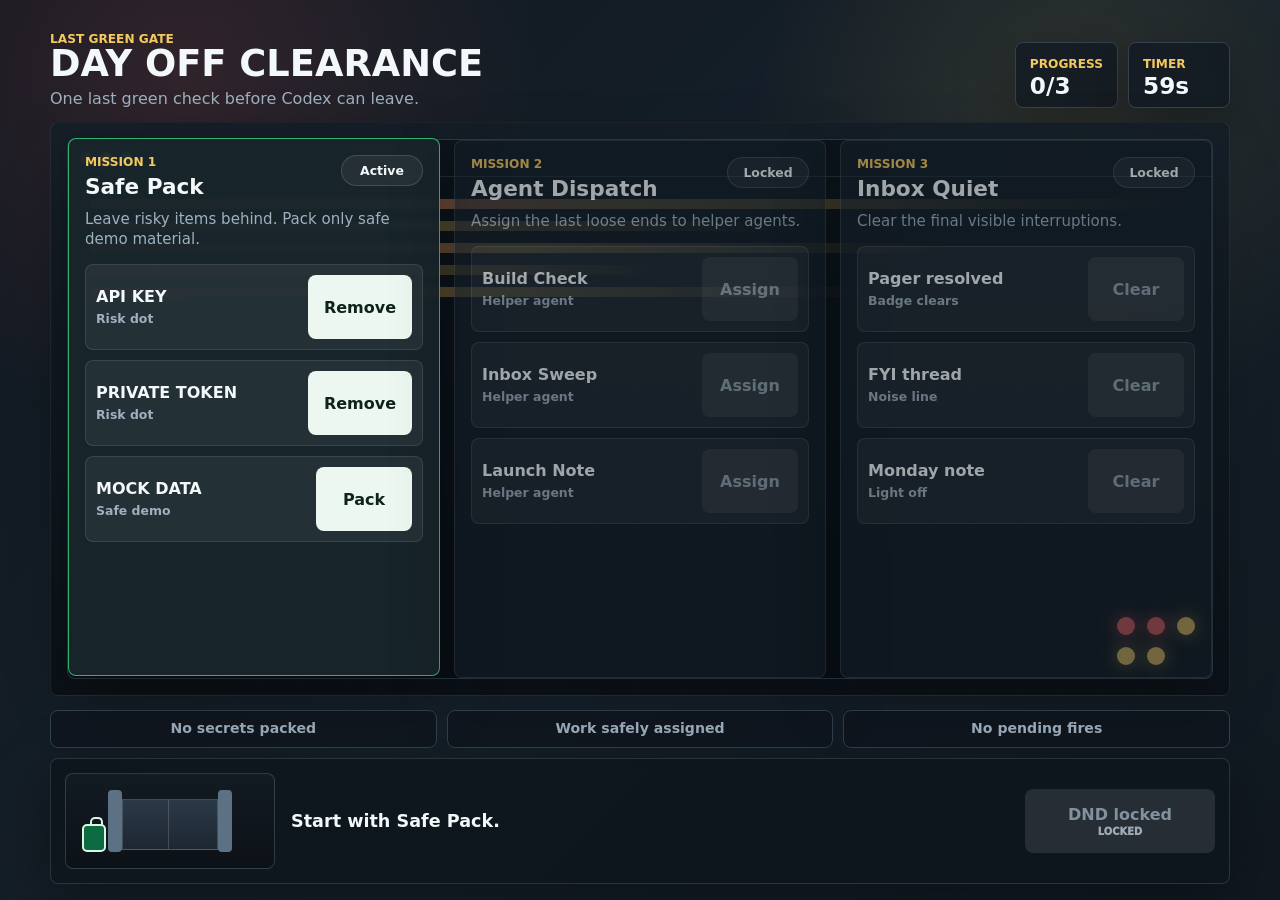
<file: index.html>
<!doctype html>
<html lang="en">
  <head>
    <meta charset="utf-8">
    <meta name="viewport" content="width=device-width, initial-scale=1">
    <title>Last Green Gate</title>
    <link rel="stylesheet" href="assets/styles.css">
  </head>
  <body>
    <main class="game-shell" aria-labelledby="game-title">
      <section class="topbar" aria-label="Clearance status">
        <div>
          <p class="kicker">Last Green Gate</p>
          <h1 id="game-title">DAY OFF CLEARANCE</h1>
          <p class="opening-line">One last green check before Codex can leave.</p>
        </div>
        <div class="meters" aria-live="polite">
          <div class="meter">
            <span class="meter-label">Progress</span>
            <strong id="progressText">0/3</strong>
          </div>
          <div class="meter">
            <span class="meter-label">Timer</span>
            <strong id="timerText">60s</strong>
          </div>
        </div>
      </section>

      <section class="console-stage" aria-label="Work console">
        <div class="ambient-panel" aria-hidden="true">
          <div class="console-window">
            <div class="console-bar">
              <span class="dot risk-dot"></span>
              <span class="dot warning-dot"></span>
              <span class="dot ok-dot"></span>
            </div>
            <div class="noise-lines">
              <span></span>
              <span></span>
              <span></span>
              <span></span>
              <span></span>
            </div>
          </div>
          <div class="signal-cluster">
            <span class="signal risk"></span>
            <span class="signal risk"></span>
            <span class="signal warning"></span>
            <span class="signal warning"></span>
            <span class="signal warning"></span>
          </div>
        </div>

        <div class="mission-grid" id="missionGrid">
          <article class="mission-card active" data-mission="safePack" aria-labelledby="safePackTitle">
            <div class="mission-header">
              <p class="mission-step">Mission 1</p>
              <h2 id="safePackTitle">Safe Pack</h2>
              <span class="mission-state" id="safePackState">Active</span>
            </div>
            <p class="mission-copy">Leave risky items behind. Pack only safe demo material.</p>
            <div class="items" id="safePackItems"></div>
          </article>

          <article class="mission-card locked" data-mission="agentDispatch" aria-labelledby="agentDispatchTitle">
            <div class="mission-header">
              <p class="mission-step">Mission 2</p>
              <h2 id="agentDispatchTitle">Agent Dispatch</h2>
              <span class="mission-state" id="agentDispatchState">Locked</span>
            </div>
            <p class="mission-copy">Assign the last loose ends to helper agents.</p>
            <div class="items" id="agentDispatchItems"></div>
          </article>

          <article class="mission-card locked" data-mission="inboxQuiet" aria-labelledby="inboxQuietTitle">
            <div class="mission-header">
              <p class="mission-step">Mission 3</p>
              <h2 id="inboxQuietTitle">Inbox Quiet</h2>
              <span class="mission-state" id="inboxQuietState">Locked</span>
            </div>
            <p class="mission-copy">Clear the final visible interruptions.</p>
            <div class="items" id="inboxQuietItems"></div>
          </article>
        </div>
      </section>

      <section class="gate-row" aria-label="Day Off gate">
        <div class="token-strip" id="tokenStrip" aria-label="Completion tokens">
          <span class="token">No secrets packed</span>
          <span class="token">Work safely assigned</span>
          <span class="token">No pending fires</span>
        </div>

        <div class="gate-panel" id="gatePanel">
          <div class="gate-visual" aria-hidden="true">
            <div class="gate-post left"></div>
            <div class="gate-door left"></div>
            <div class="gate-door right"></div>
            <div class="gate-post right"></div>
            <div class="cursor-suitcase"></div>
            <div class="green-check">CHECK</div>
          </div>
          <div class="gate-copy">
            <p id="statusMessage" aria-live="polite">Start with Safe Pack.</p>
            <p class="ending-copy" id="endingCopy" hidden>
              No pending fires. No secrets packed. Last green check complete.
              <span>Codex is off duty.</span>
            </p>
          </div>
          <button class="dnd-button" id="dndButton" type="button" data-locked="true">
            DND locked
          </button>
        </div>
      </section>
    </main>

    <script src="assets/app.js"></script>
  </body>
</html>
</file>
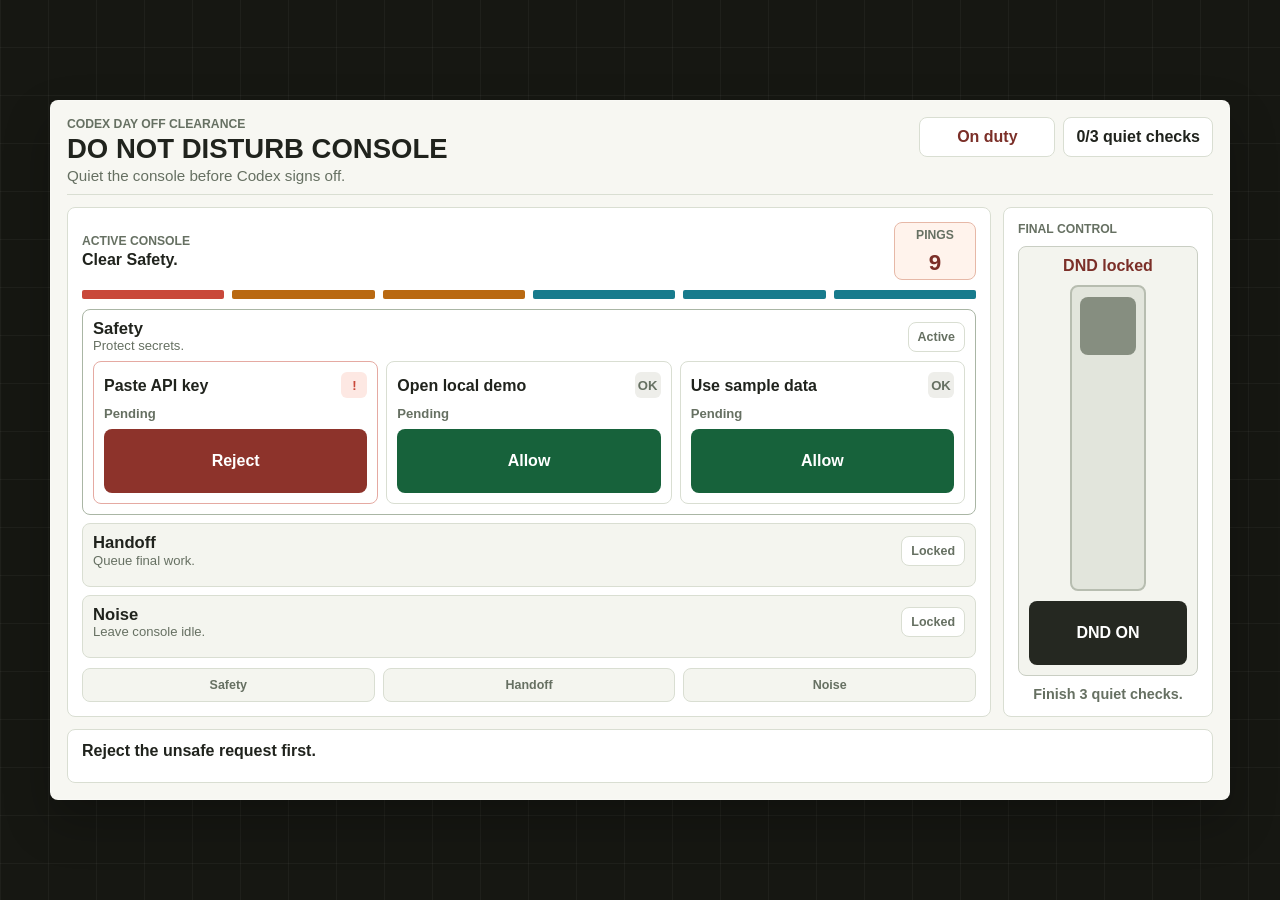
<file: do-not-disturb-console.html>
<!doctype html>
<html lang="en">
  <head>
    <meta charset="utf-8">
    <meta name="viewport" content="width=device-width, initial-scale=1">
    <title>Do Not Disturb Console</title>
    <link rel="stylesheet" href="assets/dnd-console.css">
    <script src="assets/dnd-console.js" defer></script>
  </head>
  <body>
    <main class="app-shell" aria-labelledby="game-title">
      <header class="top-strip">
        <div>
          <p class="kicker">Codex day off clearance</p>
          <h1 id="game-title">DO NOT DISTURB CONSOLE</h1>
          <p class="opening-line">Quiet the console before Codex signs off.</p>
        </div>
        <div class="status-cluster" aria-live="polite">
          <div class="status-pill" id="duty-status">On duty</div>
          <div class="progress-readout" id="progress-readout">0/3 quiet checks</div>
        </div>
      </header>

      <section class="workbench" aria-label="Do Not Disturb clearance">
        <section class="console-panel" aria-label="Quiet checks">
          <div class="console-head">
            <div>
              <p class="section-label">Active console</p>
              <p class="console-prompt" id="console-prompt">Start with Safety.</p>
            </div>
            <div class="ping-meter" aria-label="Current ping count">
              <span>Pings</span>
              <strong id="ping-count">9</strong>
            </div>
          </div>

          <div class="signal-board" id="signal-board" aria-hidden="true">
            <span class="signal signal-hot"></span>
            <span class="signal signal-warm"></span>
            <span class="signal signal-warm"></span>
            <span class="signal signal-cool"></span>
            <span class="signal signal-cool"></span>
            <span class="signal signal-cool"></span>
          </div>

          <div class="rows" id="rows"></div>

          <ol class="timeline" id="timeline" aria-label="Quiet check timeline"></ol>
        </section>

        <aside class="dnd-panel" aria-label="Do Not Disturb switch">
          <p class="section-label">Final control</p>
          <button class="dnd-switch is-locked" id="dnd-switch" type="button" aria-label="DND locked. Finish quiet checks." aria-pressed="false">
            <span class="lock-label" id="dnd-lock-label">DND locked</span>
            <span class="switch-track" aria-hidden="true">
              <span class="switch-thumb"></span>
            </span>
            <span class="switch-action" id="dnd-action-label">DND ON</span>
          </button>
          <p class="dnd-hint" id="dnd-hint">Finish 3 quiet checks.</p>
        </aside>
      </section>

      <footer class="message-bar" aria-live="polite">
        <p id="status-message">Reject the unsafe request first.</p>
      </footer>

      <section class="day-off-card" id="day-off-card" aria-live="polite" hidden>
        <p class="section-label">Day off cleared</p>
        <h2>Console quiet.</h2>
        <p>No secrets shared. DND is on. Codex is off duty.</p>
        <p class="final-proof">No pending fires. No secrets packed. Last green check complete.</p>
      </section>
    </main>
  </body>
</html>
</file>
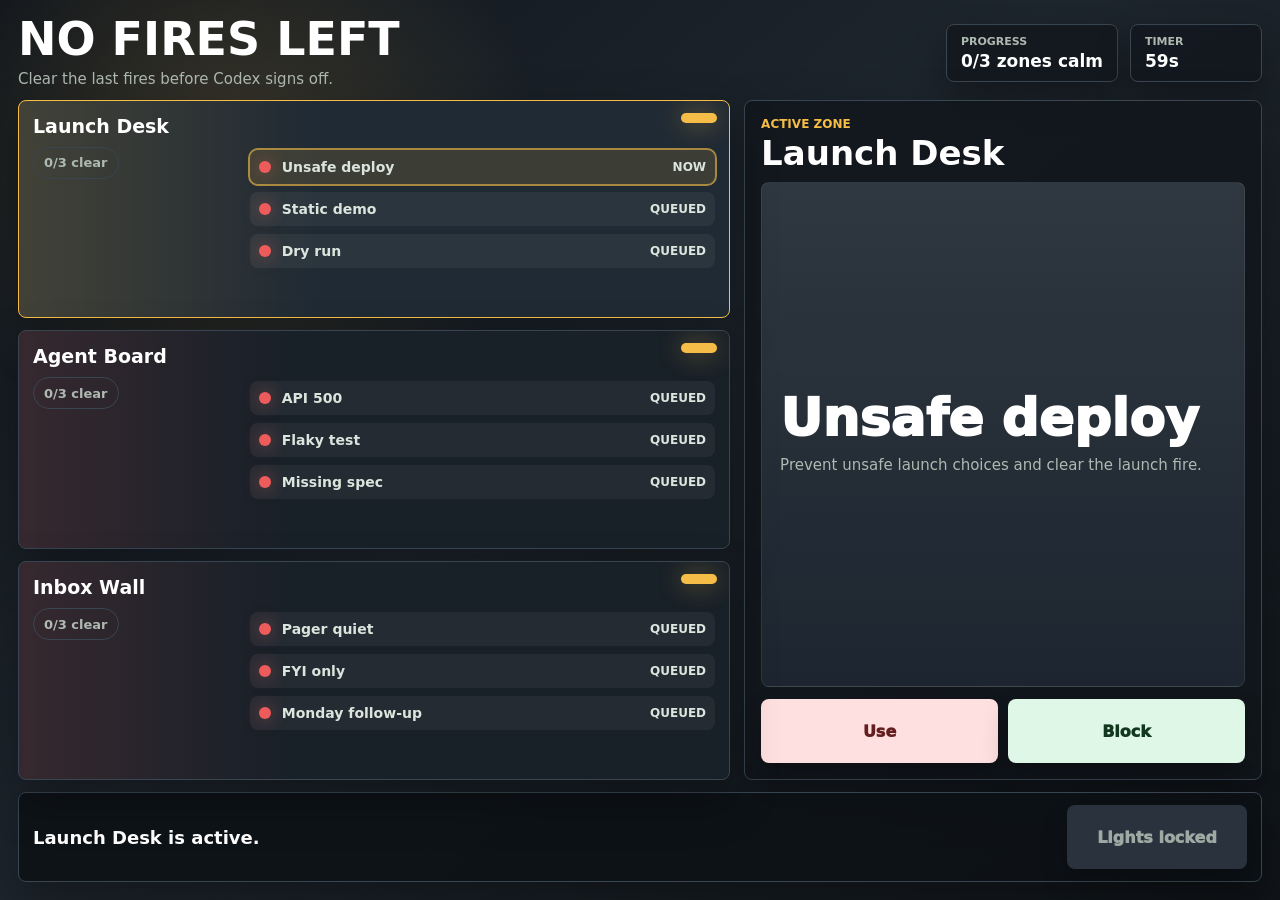
<file: no-fires-left.html>
<!doctype html>
<html lang="en">
  <head>
    <meta charset="utf-8">
    <meta name="viewport" content="width=device-width, initial-scale=1">
    <title>No Fires Left</title>
    <style>
      :root {
        color-scheme: dark;
        --bg: #101418;
        --panel: #182028;
        --panel-2: #202a34;
        --ink: #f3f7f2;
        --muted: #aeb9b1;
        --line: #394550;
        --red: #ee5b5b;
        --amber: #f5bd48;
        --green: #69d188;
        --shadow: rgba(0, 0, 0, 0.32);
      }

      * {
        box-sizing: border-box;
      }

      html,
      body {
        height: 100%;
        margin: 0;
      }

      body {
        min-width: 320px;
        overflow: hidden;
        background:
          radial-gradient(circle at 18% 18%, rgba(245, 189, 72, 0.16), transparent 24%),
          linear-gradient(140deg, #11161c 0%, #1d252d 45%, var(--bg) 100%);
        color: var(--ink);
        font-family:
          Inter, ui-sans-serif, system-ui, -apple-system, BlinkMacSystemFont,
          "Segoe UI", sans-serif;
      }

      body.lights-out {
        background:
          radial-gradient(circle at 50% 86%, rgba(105, 209, 136, 0.18), transparent 26%),
          linear-gradient(145deg, #090c0f 0%, #111820 52%, #07090b 100%);
      }

      button {
        border: 0;
        font: inherit;
      }

      .app {
        display: grid;
        grid-template-rows: auto minmax(0, 1fr) auto;
        gap: 12px;
        height: 100dvh;
        padding: 18px;
      }

      .topbar {
        display: grid;
        grid-template-columns: minmax(0, 1fr) auto auto;
        align-items: center;
        gap: 12px;
      }

      h1,
      h2,
      p {
        margin: 0;
      }

      h1 {
        color: #fff;
        font-size: clamp(24px, 4.2vw, 46px);
        font-weight: 900;
        letter-spacing: 0;
        line-height: 0.95;
      }

      .subtitle {
        margin-top: 8px;
        color: var(--muted);
        font-size: 15px;
      }

      .status-chip,
      .timer-chip {
        display: grid;
        min-width: 132px;
        min-height: 58px;
        align-content: center;
        border: 1px solid var(--line);
        border-radius: 8px;
        background: rgba(17, 22, 28, 0.72);
        box-shadow: 0 16px 34px var(--shadow);
        padding: 10px 14px;
      }

      .chip-label {
        color: var(--muted);
        font-size: 11px;
        font-weight: 800;
        letter-spacing: 0;
        text-transform: uppercase;
      }

      .chip-value {
        margin-top: 3px;
        color: #fff;
        font-size: 17px;
        font-weight: 900;
      }

      .office {
        display: grid;
        grid-template-columns: minmax(0, 1.1fr) minmax(330px, 0.8fr);
        gap: 14px;
        min-height: 0;
      }

      .zones {
        display: grid;
        grid-template-rows: repeat(3, minmax(0, 1fr));
        gap: 12px;
        min-height: 0;
      }

      .zone {
        position: relative;
        display: grid;
        grid-template-columns: minmax(150px, 0.44fr) minmax(0, 1fr);
        gap: 12px;
        min-height: 0;
        overflow: hidden;
        border: 1px solid var(--line);
        border-radius: 8px;
        background:
          linear-gradient(90deg, rgba(238, 91, 91, 0.14), transparent 38%),
          var(--panel);
        box-shadow: 0 20px 48px var(--shadow);
        padding: 14px;
        transition: border-color 180ms ease, background 180ms ease, opacity 180ms ease;
      }

      .zone.is-active {
        border-color: var(--amber);
        background:
          linear-gradient(90deg, rgba(245, 189, 72, 0.16), transparent 42%),
          var(--panel-2);
      }

      .zone.is-calm {
        border-color: rgba(105, 209, 136, 0.7);
        background:
          linear-gradient(90deg, rgba(105, 209, 136, 0.16), transparent 42%),
          #151c22;
      }

      .lights-out .zone {
        opacity: 0.72;
        background:
          linear-gradient(90deg, rgba(105, 209, 136, 0.1), transparent 42%),
          #0d1216;
      }

      .zone-heading {
        display: grid;
        align-content: start;
        gap: 10px;
        min-width: 0;
      }

      .zone-label {
        color: #fff;
        font-size: 19px;
        font-weight: 900;
        letter-spacing: 0;
      }

      .zone-token {
        display: inline-flex;
        width: fit-content;
        max-width: 100%;
        min-height: 32px;
        align-items: center;
        border: 1px solid var(--line);
        border-radius: 999px;
        color: var(--muted);
        padding: 5px 10px;
        font-size: 13px;
        font-weight: 800;
        white-space: nowrap;
      }

      .zone.is-calm .zone-token {
        border-color: rgba(105, 209, 136, 0.7);
        color: var(--green);
      }

      .office-light {
        position: absolute;
        right: 12px;
        top: 12px;
        width: 36px;
        height: 10px;
        border-radius: 999px;
        background: var(--amber);
        box-shadow: 0 0 26px rgba(245, 189, 72, 0.48);
      }

      .zone.is-calm .office-light,
      .lights-out .office-light {
        background: var(--green);
        box-shadow: 0 0 22px rgba(105, 209, 136, 0.32);
      }

      .queue {
        display: grid;
        align-content: center;
        gap: 8px;
        min-width: 0;
      }

      .queue-row {
        display: grid;
        grid-template-columns: 14px minmax(0, 1fr) auto;
        align-items: center;
        gap: 9px;
        min-height: 34px;
        border-radius: 8px;
        background: rgba(255, 255, 255, 0.05);
        padding: 7px 9px;
        color: #dce5dd;
        font-size: 14px;
        font-weight: 800;
      }

      .queue-row.is-current {
        outline: 2px solid rgba(245, 189, 72, 0.64);
        background: rgba(245, 189, 72, 0.13);
      }

      .queue-row.is-done {
        color: var(--green);
        background: rgba(105, 209, 136, 0.09);
      }

      .dot {
        width: 12px;
        height: 12px;
        border-radius: 50%;
        background: var(--red);
        box-shadow: 0 0 16px rgba(238, 91, 91, 0.5);
      }

      .queue-row.is-done .dot,
      .zone.is-calm .dot {
        background: var(--green);
        box-shadow: 0 0 14px rgba(105, 209, 136, 0.44);
      }

      .row-state {
        color: inherit;
        font-size: 12px;
        font-weight: 900;
        text-transform: uppercase;
      }

      .focus-panel {
        display: grid;
        grid-template-rows: auto minmax(0, 1fr) auto;
        gap: 12px;
        min-height: 0;
        border: 1px solid var(--line);
        border-radius: 8px;
        background: rgba(17, 22, 28, 0.84);
        box-shadow: 0 20px 48px var(--shadow);
        padding: 16px;
      }

      .focus-kicker {
        color: var(--amber);
        font-size: 12px;
        font-weight: 900;
        letter-spacing: 0;
        text-transform: uppercase;
      }

      .focus-title {
        margin-top: 5px;
        color: #fff;
        font-size: clamp(22px, 3vw, 34px);
        font-weight: 900;
        line-height: 1;
      }

      .work-card {
        display: grid;
        align-content: center;
        gap: 12px;
        min-height: 0;
        border: 1px solid rgba(255, 255, 255, 0.08);
        border-radius: 8px;
        background:
          linear-gradient(180deg, rgba(255, 255, 255, 0.08), transparent),
          #1d2630;
        padding: 18px;
      }

      .work-card.final {
        border-color: rgba(105, 209, 136, 0.72);
        background:
          radial-gradient(circle at 50% 25%, rgba(105, 209, 136, 0.2), transparent 32%),
          #121a20;
      }

      .card-label {
        color: #fff;
        font-size: clamp(28px, 4.5vw, 52px);
        font-weight: 950;
        line-height: 0.95;
        overflow-wrap: anywhere;
      }

      .card-detail {
        max-width: 46ch;
        color: var(--muted);
        font-size: 15px;
        line-height: 1.35;
      }

      .action-grid {
        display: grid;
        grid-template-columns: repeat(3, minmax(0, 1fr));
        gap: 10px;
      }

      .action-grid.two {
        grid-template-columns: repeat(2, minmax(0, 1fr));
      }

      .action-btn,
      .lights-btn {
        min-height: 64px;
        cursor: pointer;
        border-radius: 8px;
        background: #eef4ee;
        color: #111820;
        padding: 12px 14px;
        font-size: 16px;
        font-weight: 950;
        letter-spacing: 0;
        box-shadow: 0 14px 26px rgba(0, 0, 0, 0.24);
        transition: transform 120ms ease, background 120ms ease, color 120ms ease;
      }

      .action-btn:hover,
      .lights-btn:hover {
        transform: translateY(-1px);
      }

      .action-btn:active,
      .lights-btn:active {
        transform: translateY(1px);
      }

      .action-btn[data-tone="risk"] {
        background: #ffe0e0;
        color: #631f1f;
      }

      .action-btn[data-tone="safe"] {
        background: #dff7e6;
        color: #12381f;
      }

      .lights-btn {
        min-width: 180px;
        background: #2a333d;
        color: #9fa9a4;
      }

      .lights-btn.is-ready {
        background: var(--green);
        color: #08140c;
      }

      .lights-btn:disabled {
        cursor: not-allowed;
        transform: none;
        opacity: 0.78;
      }

      .gate {
        display: grid;
        grid-template-columns: minmax(0, 1fr) auto;
        align-items: center;
        gap: 14px;
        border: 1px solid var(--line);
        border-radius: 8px;
        background: rgba(12, 17, 21, 0.86);
        box-shadow: 0 20px 48px var(--shadow);
        padding: 12px 14px;
      }

      .status-line {
        color: #fff;
        font-size: 18px;
        font-weight: 900;
      }

      .ending-line {
        display: none;
        margin-top: 6px;
        color: var(--green);
        font-size: 15px;
        font-weight: 850;
      }

      .lights-out .ending-line {
        display: block;
      }

      .quiet-note {
        display: none;
        margin-top: 8px;
        width: fit-content;
        border: 1px solid rgba(105, 209, 136, 0.52);
        border-radius: 8px;
        background: rgba(105, 209, 136, 0.08);
        color: #dbffe4;
        padding: 8px 10px;
        font-size: 13px;
        font-weight: 850;
      }

      .lights-out .quiet-note {
        display: inline-block;
      }

      @media (max-width: 860px) {
        .app {
          gap: 9px;
          padding: 10px;
        }

        .topbar {
          grid-template-columns: 1fr 1fr;
        }

        .title-block {
          grid-column: 1 / -1;
        }

        h1 {
          font-size: 31px;
        }

        .subtitle {
          margin-top: 4px;
          font-size: 13px;
        }

        .status-chip,
        .timer-chip {
          min-width: 0;
          min-height: 50px;
          padding: 8px 10px;
        }

        .office {
          grid-template-columns: 1fr;
          grid-template-rows: minmax(0, 0.86fr) minmax(250px, 1fr);
          gap: 9px;
        }

        .zones {
          gap: 8px;
        }

        .zone {
          grid-template-columns: minmax(112px, 0.38fr) minmax(0, 1fr);
          gap: 8px;
          padding: 10px;
        }

        .zone-label {
          font-size: 16px;
        }

        .zone-token {
          min-height: 26px;
          padding: 4px 8px;
          font-size: 11px;
        }

        .office-light {
          right: 10px;
          top: 10px;
          width: 28px;
        }

        .queue {
          gap: 5px;
        }

        .queue-row {
          min-height: 27px;
          gap: 7px;
          padding: 5px 7px;
          font-size: 12px;
        }

        .row-state {
          font-size: 10px;
        }

        .focus-panel {
          gap: 9px;
          padding: 10px;
        }

        .focus-title {
          font-size: 24px;
        }

        .work-card {
          gap: 8px;
          padding: 13px;
        }

        .card-label {
          font-size: 31px;
        }

        .card-detail {
          font-size: 13px;
        }

        .action-grid,
        .action-grid.two {
          grid-template-columns: repeat(3, minmax(0, 1fr));
          gap: 7px;
        }

        .action-grid.two {
          grid-template-columns: repeat(2, minmax(0, 1fr));
        }

        .action-btn,
        .lights-btn {
          min-height: 64px;
          padding: 9px 7px;
          font-size: 13px;
        }

        .gate {
          grid-template-columns: 1fr;
          gap: 8px;
          padding: 10px;
        }

        .status-line {
          font-size: 15px;
        }

        .ending-line,
        .quiet-note {
          font-size: 12px;
        }

        .lights-btn {
          width: 100%;
        }
      }

      @media (max-width: 420px) {
        .zone {
          grid-template-columns: 1fr;
        }

        .zone-heading {
          grid-template-columns: minmax(0, 1fr) auto;
          align-items: center;
        }

        .zone-token {
          justify-self: start;
        }

        .queue-row {
          grid-template-columns: 12px minmax(0, 1fr) auto;
        }
      }
    </style>
  </head>
  <body>
    <main class="app" aria-label="No Fires Left game">
      <header class="topbar">
        <div class="title-block">
          <h1>NO FIRES LEFT</h1>
          <p class="subtitle">Clear the last fires before Codex signs off.</p>
        </div>
        <div class="status-chip" aria-label="Progress">
          <span class="chip-label">Progress</span>
          <span class="chip-value" id="progressText">0/3 zones calm</span>
        </div>
        <div class="timer-chip" aria-label="Timer">
          <span class="chip-label">Timer</span>
          <span class="chip-value" id="timerText">60s</span>
        </div>
      </header>

      <section class="office" aria-label="Office console">
        <div class="zones" id="zones"></div>

        <section class="focus-panel" aria-label="Current work">
          <div>
            <div class="focus-kicker" id="focusKicker">Active zone</div>
            <h2 class="focus-title" id="focusTitle">Launch Desk</h2>
          </div>
          <article class="work-card" id="workCard">
            <div class="card-label" id="cardLabel">Unsafe deploy</div>
            <p class="card-detail" id="cardDetail">
              Block unsafe launch choices. Use only static demo material.
            </p>
          </article>
          <div class="action-grid" id="actionGrid"></div>
        </section>
      </section>

      <footer class="gate" aria-label="Lights out control">
        <div class="gate-copy">
          <p class="status-line" id="statusLine" aria-live="polite">
            Launch Desk is active.
          </p>
          <p class="ending-line" id="endingLine">
            No pending fires. No secrets packed. Last green check complete.
          </p>
          <p class="quiet-note" id="quietNote">No fires left. Office lights out. Codex can rest.</p>
        </div>
        <button class="lights-btn" id="lightsButton" type="button">
          Lights locked
        </button>
      </footer>
    </main>

    <script>
      const zones = [
        {
          id: "launch",
          label: "Launch Desk",
          token: "Launch safe",
          detail: "Prevent unsafe launch choices and clear the launch fire.",
          tasks: [
            {
              label: "Unsafe deploy",
              correct: "block",
              actions: [
                { id: "use", label: "Use", tone: "risk" },
                { id: "block", label: "Block", tone: "safe" }
              ],
              feedback: "Unsafe deploy blocked."
            },
            {
              label: "Static demo",
              correct: "use",
              actions: [
                { id: "use", label: "Use", tone: "safe" },
                { id: "block", label: "Block", tone: "risk" }
              ],
              feedback: "Static demo is safe."
            },
            {
              label: "Dry run",
              correct: "use",
              actions: [
                { id: "use", label: "Use", tone: "safe" },
                { id: "skip", label: "Skip", tone: "risk" }
              ],
              feedback: "Dry run complete."
            }
          ]
        },
        {
          id: "agents",
          label: "Agent Board",
          token: "Fires assigned",
          detail: "Assign each remaining fire to the right helper agent.",
          tasks: [
            {
              label: "API 500",
              correct: "backend",
              actions: [
                { id: "backend", label: "Assign Backend", tone: "safe" },
                { id: "qa", label: "Assign QA", tone: "risk" },
                { id: "docs", label: "Assign Docs", tone: "risk" }
              ],
              feedback: "API 500 assigned."
            },
            {
              label: "Flaky test",
              correct: "qa",
              actions: [
                { id: "backend", label: "Assign Backend", tone: "risk" },
                { id: "qa", label: "Assign QA", tone: "safe" },
                { id: "docs", label: "Assign Docs", tone: "risk" }
              ],
              feedback: "Flaky test assigned."
            },
            {
              label: "Missing spec",
              correct: "docs",
              actions: [
                { id: "backend", label: "Assign Backend", tone: "risk" },
                { id: "qa", label: "Assign QA", tone: "risk" },
                { id: "docs", label: "Assign Docs", tone: "safe" }
              ],
              feedback: "Missing spec assigned."
            }
          ]
        },
        {
          id: "inbox",
          label: "Inbox Wall",
          token: "No pending fires",
          detail: "Quiet the last pings without pretending work vanished.",
          tasks: [
            {
              label: "Pager quiet",
              correct: "clear",
              actions: [
                { id: "clear", label: "Clear", tone: "safe" },
                { id: "archive", label: "Archive", tone: "risk" },
                { id: "schedule", label: "Schedule", tone: "risk" }
              ],
              feedback: "Pager badge cleared."
            },
            {
              label: "FYI only",
              correct: "archive",
              actions: [
                { id: "clear", label: "Clear", tone: "risk" },
                { id: "archive", label: "Archive", tone: "safe" },
                { id: "schedule", label: "Schedule", tone: "risk" }
              ],
              feedback: "FYI thread archived."
            },
            {
              label: "Monday follow-up",
              correct: "schedule",
              actions: [
                { id: "clear", label: "Clear", tone: "risk" },
                { id: "archive", label: "Archive", tone: "risk" },
                { id: "schedule", label: "Schedule", tone: "safe" }
              ],
              feedback: "Monday follow-up scheduled."
            }
          ]
        }
      ];

      const state = {
        activeZone: 0,
        startedAt: Date.now(),
        final: false,
        launchDeskCalm: false,
        agentBoardCalm: false,
        inboxWallCalm: false,
        lightsOutUnlocked: false,
        lightsOutEnabled: false,
        progress: 0,
        statusMessage: "Launch Desk is active."
      };

      const refs = {
        zones: document.getElementById("zones"),
        progressText: document.getElementById("progressText"),
        timerText: document.getElementById("timerText"),
        focusKicker: document.getElementById("focusKicker"),
        focusTitle: document.getElementById("focusTitle"),
        workCard: document.getElementById("workCard"),
        cardLabel: document.getElementById("cardLabel"),
        cardDetail: document.getElementById("cardDetail"),
        actionGrid: document.getElementById("actionGrid"),
        statusLine: document.getElementById("statusLine"),
        lightsButton: document.getElementById("lightsButton")
      };

      window.noFiresState = state;

      function completedCount(zone) {
        return zone.tasks.filter((task) => task.done).length;
      }

      function isCalm(zone) {
        return completedCount(zone) === zone.tasks.length;
      }

      function progress() {
        return zones.filter(isCalm).length;
      }

      function currentTask(zone) {
        return zone.tasks.find((task) => !task.done);
      }

      function lightsOutUnlocked() {
        return progress() === zones.length;
      }

      function remainingZones() {
        return zones.length - progress();
      }

      function visibleTaskState(zone, task, current) {
        if (!task.done) {
          return current ? "Now" : "Queued";
        }

        if (zone.id === "agents") {
          return "Assigned";
        }

        if (zone.id === "inbox") {
          if (task.correct === "archive") {
            return "Archived";
          }
          if (task.correct === "schedule") {
            return "Scheduled";
          }
          return "Cleared";
        }

        return task.correct === "block" ? "Blocked" : "Safe";
      }

      function syncStateModel() {
        state.launchDeskCalm = isCalm(zones[0]);
        state.agentBoardCalm = isCalm(zones[1]);
        state.inboxWallCalm = isCalm(zones[2]);
        state.progress = progress();
        state.lightsOutUnlocked = state.progress === zones.length;
        state.lightsOutEnabled = state.final;
      }

      function renderZones() {
        refs.zones.innerHTML = zones
          .map((zone, zoneIndex) => {
            const calm = isCalm(zone);
            const active = zoneIndex === state.activeZone && !state.final && !calm;
            const rows = zone.tasks
              .map((task) => {
                const current = !task.done && currentTask(zone) === task && active;
                const stateText = visibleTaskState(zone, task, current);
                return `
                  <div class="queue-row ${task.done ? "is-done" : ""} ${current ? "is-current" : ""}">
                    <span class="dot" aria-hidden="true"></span>
                    <span>${task.label}</span>
                    <span class="row-state">${stateText}</span>
                  </div>
                `;
              })
              .join("");

            return `
              <section class="zone ${active ? "is-active" : ""} ${calm ? "is-calm" : ""}">
                <span class="office-light" aria-hidden="true"></span>
                <div class="zone-heading">
                  <div class="zone-label">${zone.label}</div>
                  <div class="zone-token">${calm ? zone.token : `${completedCount(zone)}/3 clear`}</div>
                </div>
                <div class="queue">${rows}</div>
              </section>
            `;
          })
          .join("");
      }

      function renderFocus() {
        const zone = zones[state.activeZone];
        const task = zone && currentTask(zone);

        refs.workCard.classList.toggle("final", state.final);

        if (state.final) {
          refs.focusKicker.textContent = "Office quiet";
          refs.focusTitle.textContent = "No Fires Left";
          refs.cardLabel.textContent = "Lights out";
          refs.cardDetail.textContent =
            "No pending fires. No secrets packed. Last green check complete.";
          refs.actionGrid.innerHTML = "";
          return;
        }

        if (!task) {
          const unlocked = lightsOutUnlocked();
          refs.focusKicker.textContent = unlocked ? "Final switch" : "Zone calm";
          refs.focusTitle.textContent = unlocked ? "Lights Out" : zone.label;
          refs.cardLabel.textContent = unlocked ? "All zones calm" : zone.token;
          refs.cardDetail.textContent = unlocked
            ? "The office is quiet. Turn off the final light."
            : "This zone is calm. The next zone is opening.";
          refs.actionGrid.className = "action-grid";
          refs.actionGrid.innerHTML = "";
          return;
        }

        refs.focusKicker.textContent = "Active zone";
        refs.focusTitle.textContent = zone.label;
        refs.cardLabel.textContent = task.label;
        refs.cardDetail.textContent = zone.detail;
        refs.actionGrid.className = `action-grid ${task.actions.length === 2 ? "two" : ""}`;
        refs.actionGrid.innerHTML = task.actions
          .map(
            (action) => `
              <button
                class="action-btn"
                type="button"
                data-action="${action.id}"
                data-tone="${action.tone}"
              >
                ${action.label}
              </button>
            `
          )
          .join("");
      }

      function renderGate() {
        const done = progress();
        refs.progressText.textContent = `${done}/3 zones calm`;
        refs.statusLine.textContent = state.statusMessage;

        const unlocked = lightsOutUnlocked() && !state.final;
        refs.lightsButton.disabled = false;
        refs.lightsButton.classList.toggle("is-ready", unlocked || state.final);
        refs.lightsButton.textContent = state.final
          ? "Lights Out"
          : unlocked
            ? "Lights Out"
            : "Lights locked";
      }

      function render() {
        syncStateModel();
        document.body.classList.toggle("lights-out", state.final);
        renderZones();
        renderFocus();
        renderGate();
      }

      function advanceZone() {
        const nextIndex = zones.findIndex((zone) => !isCalm(zone));
        if (nextIndex >= 0) {
          state.activeZone = nextIndex;
          state.statusMessage = `${zones[nextIndex].label} is active.`;
          return;
        }

        state.statusMessage = "All zones calm. Lights Out is ready.";
      }

      function handleAction(actionId) {
        if (state.final) {
          return;
        }

        const zone = zones[state.activeZone];
        const task = currentTask(zone);

        if (!task) {
          advanceZone();
          render();
          return;
        }

        if (actionId !== task.correct) {
          if (zone.id === "launch" && task.label === "Unsafe deploy" && actionId === "use") {
            state.statusMessage = "Blocked: not for day off";
          } else if (zone.id === "agents") {
            state.statusMessage = "Wrong desk";
          } else if (zone.id === "inbox") {
            state.statusMessage = "Use the quiet path";
          } else {
            state.statusMessage = "Choose the safe action";
          }
          render();
          return;
        }

        task.done = true;
        state.statusMessage = task.feedback;

        if (isCalm(zone)) {
          state.statusMessage = zone.token;
          window.setTimeout(() => {
            if (!state.final) {
              advanceZone();
              render();
            }
          }, 420);
        }

        render();
      }

      function handleLights() {
        if (state.final) {
          return;
        }

        if (!lightsOutUnlocked()) {
          const remaining = remainingZones();
          state.statusMessage = remaining === 1 ? "One fire remains" : `${remaining} fires remain`;
          render();
          return;
        }

        state.final = true;
        state.statusMessage = "No fires left. Office lights out.";
        render();
      }

      refs.actionGrid.addEventListener("click", (event) => {
        const button = event.target.closest("button[data-action]");
        if (!button) {
          return;
        }
        handleAction(button.dataset.action);
      });

      refs.lightsButton.addEventListener("click", handleLights);

      window.setInterval(() => {
        if (state.final) {
          return;
        }
        const elapsed = Math.floor((Date.now() - state.startedAt) / 1000);
        refs.timerText.textContent = `${Math.max(0, 60 - elapsed)}s`;
      }, 250);

      render();
    </script>
  </body>
</html>
</file>
<file: assets/styles.css>
:root {
  color-scheme: dark;
  --bg: #10151b;
  --panel: #17212b;
  --line: #334150;
  --text: #f3f8fa;
  --muted: #9fb0bf;
  --quiet-text: #14251f;
  --green: #36d17d;
  --green-deep: #0d6b42;
  --yellow: #f4c95d;
  --red: #ef5f5f;
  --blue: #62a6e8;
  --button: #ecf7f1;
  --button-text: #10231b;
  --shadow: 0 18px 60px rgba(0, 0, 0, 0.36);
}

* {
  box-sizing: border-box;
}

html,
body {
  width: 100%;
  height: 100%;
  margin: 0;
}

body {
  min-width: 320px;
  overflow: hidden;
  font-family:
    Inter, ui-sans-serif, system-ui, -apple-system, BlinkMacSystemFont, "Segoe UI",
    sans-serif;
  background:
    radial-gradient(circle at 14% 8%, rgba(239, 95, 95, 0.14), transparent 26%),
    radial-gradient(circle at 84% 12%, rgba(244, 201, 93, 0.12), transparent 24%),
    linear-gradient(135deg, #111820 0%, #15202a 54%, #111820 100%);
  color: var(--text);
}

button {
  font: inherit;
}

.game-shell {
  display: grid;
  grid-template-rows: auto minmax(0, 1fr) auto;
  gap: 14px;
  width: min(1180px, calc(100vw - 32px));
  height: 100svh;
  margin: 0 auto;
  padding: 16px 0;
}

.topbar {
  display: flex;
  align-items: end;
  justify-content: space-between;
  gap: 18px;
  min-height: 92px;
}

.kicker,
.mission-step,
.meter-label {
  margin: 0;
  color: var(--yellow);
  font-size: 0.76rem;
  font-weight: 800;
  letter-spacing: 0;
  text-transform: uppercase;
}

h1,
h2,
p {
  margin-top: 0;
}

h1 {
  margin-bottom: 6px;
  font-size: 2.3rem;
  line-height: 1;
  letter-spacing: 0;
}

.opening-line {
  margin-bottom: 0;
  color: var(--muted);
  font-size: 1rem;
}

.meters {
  display: flex;
  gap: 10px;
  flex: 0 0 auto;
}

.meter {
  min-width: 102px;
  padding: 10px 14px;
  border: 1px solid var(--line);
  border-radius: 8px;
  background: rgba(18, 25, 33, 0.82);
  box-shadow: var(--shadow);
}

.meter strong {
  display: block;
  margin-top: 2px;
  font-size: 1.45rem;
  line-height: 1;
}

.console-stage {
  position: relative;
  min-height: 0;
}

.ambient-panel {
  position: absolute;
  inset: 0;
  overflow: hidden;
  border: 1px solid rgba(255, 255, 255, 0.07);
  border-radius: 8px;
  background:
    linear-gradient(180deg, rgba(21, 31, 41, 0.9), rgba(11, 17, 23, 0.88)),
    repeating-linear-gradient(
      90deg,
      rgba(255, 255, 255, 0.028) 0,
      rgba(255, 255, 255, 0.028) 1px,
      transparent 1px,
      transparent 42px
    );
}

.console-window {
  position: absolute;
  inset: 16px;
  border: 1px solid rgba(95, 119, 139, 0.4);
  border-radius: 8px;
  background: rgba(10, 16, 22, 0.58);
}

.console-bar {
  display: flex;
  gap: 8px;
  padding: 12px;
  border-bottom: 1px solid rgba(95, 119, 139, 0.28);
}

.dot,
.signal {
  display: inline-block;
  border-radius: 999px;
}

.dot {
  width: 12px;
  height: 12px;
}

.risk-dot,
.signal.risk {
  background: var(--red);
  box-shadow: 0 0 18px rgba(239, 95, 95, 0.7);
}

.warning-dot,
.signal.warning {
  background: var(--yellow);
  box-shadow: 0 0 18px rgba(244, 201, 93, 0.58);
}

.ok-dot {
  background: var(--green);
  box-shadow: 0 0 18px rgba(54, 209, 125, 0.52);
}

.noise-lines {
  display: grid;
  gap: 12px;
  padding: 22px;
}

.noise-lines span {
  height: 10px;
  border-radius: 999px;
  background: linear-gradient(90deg, rgba(239, 95, 95, 0.64), rgba(244, 201, 93, 0.3), transparent);
}

.noise-lines span:nth-child(2) {
  width: 62%;
}

.noise-lines span:nth-child(3) {
  width: 78%;
}

.noise-lines span:nth-child(4) {
  width: 52%;
}

.noise-lines span:nth-child(5) {
  width: 70%;
}

.signal-cluster {
  position: absolute;
  right: 34px;
  bottom: 30px;
  display: grid;
  grid-template-columns: repeat(3, 18px);
  gap: 12px;
}

.signal {
  width: 18px;
  height: 18px;
}

.mission-grid {
  position: relative;
  z-index: 1;
  display: grid;
  grid-template-columns: repeat(3, minmax(0, 1fr));
  gap: 14px;
  height: 100%;
  padding: 18px;
}

.mission-card {
  display: grid;
  grid-template-rows: auto auto minmax(0, 1fr);
  min-width: 0;
  min-height: 0;
  padding: 16px;
  border: 1px solid rgba(255, 255, 255, 0.12);
  border-radius: 8px;
  background: rgba(21, 30, 40, 0.9);
  box-shadow: var(--shadow);
  transition:
    background-color 180ms ease,
    border-color 180ms ease,
    opacity 180ms ease,
    transform 180ms ease;
}

.mission-card.active {
  border-color: rgba(54, 209, 125, 0.82);
  background: rgba(24, 38, 43, 0.96);
  transform: translateY(-2px);
}

.mission-card.complete {
  border-color: rgba(54, 209, 125, 0.66);
  background: rgba(18, 49, 37, 0.92);
}

.mission-card.locked {
  opacity: 0.64;
}

.mission-header {
  display: grid;
  grid-template-columns: minmax(0, 1fr) auto;
  gap: 6px 10px;
  align-items: start;
}

.mission-header h2 {
  grid-column: 1;
  margin-bottom: 0;
  font-size: 1.35rem;
  line-height: 1.08;
}

.mission-state {
  grid-row: 1 / span 2;
  grid-column: 2;
  min-width: 82px;
  padding: 7px 8px;
  border: 1px solid rgba(255, 255, 255, 0.14);
  border-radius: 999px;
  color: var(--text);
  background: rgba(255, 255, 255, 0.06);
  font-size: 0.78rem;
  font-weight: 800;
  text-align: center;
}

.mission-copy {
  margin: 12px 0 14px;
  color: var(--muted);
  font-size: 0.94rem;
  line-height: 1.32;
}

.items {
  display: grid;
  align-content: start;
  gap: 10px;
  min-height: 0;
}

.work-item {
  display: grid;
  grid-template-columns: minmax(0, 1fr) auto;
  gap: 10px;
  align-items: center;
  min-height: 72px;
  padding: 10px;
  border: 1px solid rgba(255, 255, 255, 0.11);
  border-radius: 8px;
  background: rgba(255, 255, 255, 0.055);
}

.work-item.done {
  border-color: rgba(54, 209, 125, 0.5);
  background: rgba(54, 209, 125, 0.12);
}

.item-title {
  display: block;
  overflow-wrap: anywhere;
  color: var(--text);
  font-size: 1rem;
  font-weight: 850;
  line-height: 1.08;
}

.item-detail {
  display: block;
  margin-top: 6px;
  color: var(--muted);
  font-size: 0.78rem;
  font-weight: 750;
}

.item-action,
.dnd-button {
  min-height: 64px;
  border: 0;
  border-radius: 8px;
  font-weight: 900;
  letter-spacing: 0;
  cursor: pointer;
}

.item-action {
  min-width: 96px;
  padding: 0 16px;
  color: var(--button-text);
  background: var(--button);
}

.item-action:hover,
.item-action:focus-visible,
.dnd-button:hover,
.dnd-button:focus-visible {
  outline: 3px solid rgba(98, 166, 232, 0.72);
  outline-offset: 3px;
}

.item-action:disabled {
  color: #c9e8d8;
  background: rgba(54, 209, 125, 0.18);
  cursor: default;
}

.mission-card.locked .item-action {
  color: #8fa0ad;
  background: rgba(255, 255, 255, 0.08);
  cursor: default;
}

.gate-row {
  display: grid;
  gap: 10px;
}

.token-strip {
  display: grid;
  grid-template-columns: repeat(3, minmax(0, 1fr));
  gap: 10px;
}

.token {
  min-height: 38px;
  padding: 9px 10px;
  border: 1px solid var(--line);
  border-radius: 8px;
  color: var(--muted);
  background: rgba(16, 23, 31, 0.82);
  font-size: 0.88rem;
  font-weight: 850;
  text-align: center;
}

.token.earned {
  border-color: rgba(54, 209, 125, 0.64);
  color: #c9f8dd;
  background: rgba(54, 209, 125, 0.16);
}

.gate-panel {
  display: grid;
  grid-template-columns: 210px minmax(0, 1fr) 190px;
  gap: 16px;
  align-items: center;
  min-height: 126px;
  padding: 14px;
  border: 1px solid rgba(255, 255, 255, 0.12);
  border-radius: 8px;
  background: rgba(14, 22, 29, 0.9);
  box-shadow: var(--shadow);
}

.gate-visual {
  position: relative;
  height: 96px;
  overflow: hidden;
  border: 1px solid rgba(95, 119, 139, 0.4);
  border-radius: 8px;
  background: linear-gradient(180deg, rgba(20, 28, 36, 0.88), rgba(12, 17, 22, 0.9));
}

.gate-post {
  position: absolute;
  top: 16px;
  bottom: 16px;
  width: 14px;
  border-radius: 4px;
  background: #5d7184;
}

.gate-post.left {
  left: 42px;
}

.gate-post.right {
  right: 42px;
}

.gate-door {
  position: absolute;
  top: 25px;
  bottom: 18px;
  width: 50px;
  border: 1px solid rgba(255, 255, 255, 0.16);
  background: linear-gradient(180deg, #2b3947, #1d2731);
  transition: transform 260ms ease, background-color 260ms ease;
}

.gate-door.left {
  left: 56px;
  transform-origin: left center;
}

.gate-door.right {
  right: 56px;
  transform-origin: right center;
}

.cursor-suitcase {
  position: absolute;
  left: 16px;
  bottom: 16px;
  width: 24px;
  height: 28px;
  border: 2px solid #d9f6e4;
  border-radius: 5px;
  background: var(--green-deep);
  transition: transform 380ms ease;
}

.cursor-suitcase::before {
  content: "";
  position: absolute;
  top: -9px;
  left: 6px;
  width: 9px;
  height: 7px;
  border: 2px solid #d9f6e4;
  border-bottom: 0;
  border-radius: 5px 5px 0 0;
}

.green-check {
  position: absolute;
  top: 11px;
  right: 12px;
  display: grid;
  place-items: center;
  width: 58px;
  height: 28px;
  border: 1px solid rgba(54, 209, 125, 0.52);
  border-radius: 999px;
  color: #c9f8dd;
  background: rgba(54, 209, 125, 0.14);
  font-size: 0.68rem;
  font-weight: 950;
  opacity: 0;
  transform: translateY(-6px);
  transition: opacity 200ms ease, transform 200ms ease;
}

.gate-copy {
  min-width: 0;
}

#statusMessage {
  margin-bottom: 0;
  color: var(--text);
  font-size: 1.1rem;
  font-weight: 850;
  line-height: 1.3;
}

.ending-copy {
  margin: 7px 0 0;
  color: #d9f6e4;
  font-size: 1.2rem;
  font-weight: 950;
  line-height: 1.24;
}

.ending-copy span {
  display: block;
  margin-top: 4px;
  color: var(--muted);
  font-size: 0.95rem;
  font-weight: 800;
}

.dnd-button {
  width: 100%;
  padding: 0 18px;
  color: var(--button-text);
  background: var(--green);
}

.dnd-button.is-locked {
  color: #81919e;
  background: rgba(255, 255, 255, 0.1);
}

.dnd-button.is-locked::after {
  content: "LOCKED";
  display: block;
  margin-top: 2px;
  color: #9eabb6;
  font-size: 0.62rem;
  font-weight: 950;
}

.dnd-button:disabled {
  cursor: default;
}

body.progress-1 {
  background:
    radial-gradient(circle at 14% 8%, rgba(239, 95, 95, 0.08), transparent 26%),
    radial-gradient(circle at 84% 12%, rgba(244, 201, 93, 0.11), transparent 24%),
    linear-gradient(135deg, #111820 0%, #172329 54%, #111820 100%);
}

body.progress-2 {
  background:
    radial-gradient(circle at 84% 12%, rgba(244, 201, 93, 0.07), transparent 24%),
    linear-gradient(135deg, #111820 0%, #173027 54%, #111820 100%);
}

body.progress-3,
body.dnd-enabled {
  background: linear-gradient(135deg, #102019 0%, #e4f2e7 100%);
}

body.progress-1 .signal-cluster .risk:nth-child(1),
body.progress-2 .signal-cluster .risk,
body.progress-3 .signal-cluster .risk,
body.dnd-enabled .signal-cluster,
body.progress-2 .noise-lines span:nth-child(1),
body.progress-2 .noise-lines span:nth-child(2),
body.progress-3 .noise-lines span,
body.dnd-enabled .noise-lines span {
  opacity: 0;
}

body.progress-3 .gate-panel,
body.dnd-enabled .gate-panel {
  border-color: rgba(54, 209, 125, 0.66);
}

body.progress-3 .green-check,
body.dnd-enabled .green-check {
  opacity: 1;
  transform: translateY(0);
}

body.dnd-enabled .topbar,
body.dnd-enabled .mission-card,
body.dnd-enabled .token,
body.dnd-enabled .gate-panel {
  color: var(--quiet-text);
}

body.dnd-enabled .topbar h1,
body.dnd-enabled #statusMessage,
body.dnd-enabled .ending-copy,
body.dnd-enabled .item-title {
  color: var(--quiet-text);
}

body.dnd-enabled .opening-line,
body.dnd-enabled .mission-copy,
body.dnd-enabled .item-detail,
body.dnd-enabled .ending-copy span {
  color: #476257;
}

body.dnd-enabled .mission-card,
body.dnd-enabled .meter,
body.dnd-enabled .token,
body.dnd-enabled .gate-panel {
  background: rgba(247, 252, 248, 0.9);
  border-color: rgba(52, 112, 78, 0.32);
}

body.dnd-enabled .ambient-panel {
  background: linear-gradient(180deg, rgba(225, 242, 229, 0.92), rgba(205, 228, 212, 0.9));
}

body.dnd-enabled .gate-visual {
  background: linear-gradient(180deg, rgba(228, 245, 233, 0.9), rgba(189, 222, 200, 0.9));
}

body.dnd-enabled .gate-door.left {
  transform: perspective(160px) rotateY(58deg);
  background: #8dbd9d;
}

body.dnd-enabled .gate-door.right {
  transform: perspective(160px) rotateY(-58deg);
  background: #8dbd9d;
}

body.dnd-enabled .cursor-suitcase {
  transform: translateX(82px);
}

@media (max-width: 860px) {
  .game-shell {
    width: min(100vw - 20px, 720px);
    gap: 8px;
    padding: 10px 0;
  }

  .topbar {
    align-items: start;
    min-height: 80px;
  }

  h1 {
    font-size: 1.42rem;
  }

  .opening-line {
    font-size: 0.84rem;
  }

  .meters {
    gap: 6px;
  }

  .meter {
    min-width: 70px;
    padding: 7px 8px;
  }

  .meter strong {
    font-size: 1.05rem;
  }

  .mission-grid {
    grid-template-columns: 1fr;
    grid-template-rows: minmax(0, 1fr) auto auto;
    gap: 8px;
    padding: 10px;
  }

  .mission-card.active {
    order: -1;
  }

  .mission-card {
    padding: 10px;
  }

  .mission-card.locked,
  .mission-card.complete {
    grid-template-rows: auto;
  }

  .mission-card.locked .mission-copy,
  .mission-card.locked .items,
  .mission-card.complete .mission-copy,
  .mission-card.complete .items {
    display: none;
  }

  .mission-header h2 {
    font-size: 1rem;
  }

  .mission-state {
    min-width: 74px;
    padding: 6px 7px;
    font-size: 0.7rem;
  }

  .mission-copy {
    margin: 7px 0 8px;
    font-size: 0.78rem;
  }

  .items {
    grid-template-columns: repeat(3, minmax(0, 1fr));
    gap: 7px;
  }

  .work-item {
    grid-template-columns: 1fr;
    min-height: 112px;
    gap: 8px;
    padding: 8px;
  }

  .item-title {
    font-size: 0.78rem;
  }

  .item-detail {
    font-size: 0.68rem;
  }

  .item-action {
    width: 100%;
    min-width: 0;
    min-height: 52px;
    padding: 0 8px;
    font-size: 0.8rem;
  }

  .token-strip {
    grid-template-columns: 1fr;
    gap: 5px;
  }

  .token {
    min-height: 26px;
    padding: 5px 8px;
    font-size: 0.72rem;
  }

  .gate-panel {
    grid-template-columns: 92px minmax(0, 1fr) 120px;
    gap: 8px;
    min-height: 92px;
    padding: 8px;
  }

  .gate-visual {
    height: 74px;
  }

  .gate-post.left {
    left: 18px;
  }

  .gate-post.right {
    right: 18px;
  }

  .gate-door {
    width: 24px;
  }

  .gate-door.left {
    left: 31px;
  }

  .gate-door.right {
    right: 31px;
  }

  .cursor-suitcase {
    left: 8px;
    width: 18px;
    height: 21px;
  }

  body.dnd-enabled .cursor-suitcase {
    transform: translateX(38px);
  }

  .green-check {
    top: 5px;
    right: 4px;
    width: 46px;
    height: 22px;
    font-size: 0.56rem;
  }

  #statusMessage {
    font-size: 0.86rem;
  }

  .ending-copy {
    font-size: 0.82rem;
  }

  .ending-copy span {
    font-size: 0.7rem;
  }

  .dnd-button {
    min-height: 60px;
    padding: 0 8px;
    font-size: 0.82rem;
  }
}

@media (max-width: 520px) {
  .topbar {
    display: grid;
    grid-template-columns: minmax(0, 1fr) auto;
  }

  .kicker {
    font-size: 0.62rem;
  }

  h1 {
    font-size: 1.08rem;
  }

  .opening-line {
    font-size: 0.72rem;
  }

  .meters {
    flex-direction: column;
  }

  .meter {
    min-width: 64px;
    padding: 5px 7px;
  }

  .meter-label {
    font-size: 0.58rem;
  }

  .meter strong {
    font-size: 0.94rem;
  }

  .gate-panel {
    grid-template-columns: 76px minmax(0, 1fr) 92px;
  }

  .gate-visual {
    height: 64px;
  }

  .gate-post {
    display: none;
  }

  .gate-door.left {
    left: 17px;
  }

  .gate-door.right {
    right: 17px;
  }

  .green-check {
    display: none;
  }

  body.dnd-enabled .cursor-suitcase {
    transform: translateX(30px);
  }
}

@media (prefers-reduced-motion: reduce) {
  *,
  *::before,
  *::after {
    animation-duration: 0.001ms !important;
    animation-iteration-count: 1 !important;
    scroll-behavior: auto !important;
    transition-duration: 0.001ms !important;
  }
}
</file>
<file: assets/dnd-console.css>
:root {
  color-scheme: light;
  --page: #161712;
  --surface: #f7f7f2;
  --panel: #ffffff;
  --panel-soft: #fbfbf8;
  --panel-quiet: #edf7ef;
  --ink: #20231d;
  --muted: #667062;
  --line: #d9ded2;
  --line-strong: #aab6a5;
  --green: #2f8f5b;
  --green-dark: #17623b;
  --red: #c9483a;
  --amber: #b96912;
  --cyan: #177b8d;
  --button: #252821;
  --button-text: #ffffff;
  --shadow: 0 22px 48px rgba(0, 0, 0, 0.24);
}

* {
  box-sizing: border-box;
}

html,
body {
  height: 100%;
}

body {
  display: grid;
  place-items: center;
  margin: 0;
  overflow: hidden;
  background:
    linear-gradient(90deg, rgba(255, 255, 255, 0.04) 1px, transparent 1px),
    linear-gradient(0deg, rgba(255, 255, 255, 0.04) 1px, transparent 1px),
    var(--page);
  background-size: 48px 48px;
  color: var(--ink);
  font-family: Arial, Helvetica, sans-serif;
}

button {
  cursor: pointer;
  font: inherit;
}

.app-shell {
  position: relative;
  display: grid;
  grid-template-rows: auto minmax(0, 1fr) auto;
  gap: 12px;
  width: min(1180px, calc(100vw - 32px));
  height: min(700px, calc(100svh - 24px));
  margin: 0 auto;
  padding: 16px;
  overflow: hidden;
  border: 1px solid rgba(255, 255, 255, 0.18);
  border-radius: 8px;
  background: var(--surface);
  box-shadow: var(--shadow);
}

.top-strip,
.workbench,
.console-head,
.status-cluster,
.row-head,
.card-top,
.timeline {
  display: flex;
}

.top-strip {
  align-items: flex-start;
  justify-content: space-between;
  gap: 16px;
  padding-bottom: 10px;
  border-bottom: 1px solid var(--line);
}

.kicker,
.section-label,
.opening-line,
.console-prompt,
.row-goal,
.progress-readout,
.dnd-hint,
.message-bar p,
.day-off-card p {
  margin: 0;
}

.kicker,
.section-label {
  color: var(--muted);
  font-size: 0.76rem;
  font-weight: 700;
  text-transform: uppercase;
}

h1 {
  margin: 4px 0;
  font-size: 1.72rem;
  line-height: 1.02;
}

.opening-line {
  color: var(--muted);
  font-size: 0.95rem;
}

.status-cluster {
  align-items: stretch;
  gap: 8px;
  flex-shrink: 0;
}

.status-pill,
.progress-readout {
  min-width: 136px;
  padding: 10px 12px;
  border: 1px solid var(--line);
  border-radius: 8px;
  background: var(--panel);
  font-weight: 800;
  text-align: center;
}

.status-pill {
  color: #7b2f28;
}

.status-pill.is-off {
  color: var(--green-dark);
  background: #e4f5e8;
  border-color: #a3d3b1;
}

.workbench {
  min-height: 0;
  gap: 12px;
}

.console-panel,
.dnd-panel,
.message-bar,
.day-off-card {
  border: 1px solid var(--line);
  border-radius: 8px;
  background: var(--panel);
}

.console-panel {
  position: relative;
  display: grid;
  grid-template-rows: auto auto minmax(0, 1fr) auto;
  gap: 10px;
  flex: 1;
  min-width: 0;
  padding: 14px;
  overflow: hidden;
}

.console-panel.is-final {
  background: var(--panel-quiet);
}

.console-head {
  align-items: center;
  justify-content: space-between;
  gap: 12px;
}

.console-prompt {
  margin-top: 3px;
  color: var(--ink);
  font-size: 1rem;
  font-weight: 800;
}

.ping-meter {
  display: grid;
  place-items: center;
  min-width: 82px;
  min-height: 58px;
  border: 1px solid #e6b8a7;
  border-radius: 8px;
  background: #fff3ec;
  color: #7b2f28;
}

.ping-meter span {
  color: var(--muted);
  font-size: 0.76rem;
  font-weight: 700;
  text-transform: uppercase;
}

.ping-meter strong {
  font-size: 1.4rem;
  line-height: 1;
}

.signal-board {
  display: grid;
  grid-template-columns: repeat(6, minmax(0, 1fr));
  gap: 8px;
}

.signal {
  height: 9px;
  border-radius: 2px;
  background: var(--line);
  transition: opacity 180ms ease, background-color 180ms ease;
}

.signal-hot {
  background: var(--red);
  animation: blink 900ms steps(2, end) infinite;
}

.signal-warm {
  background: var(--amber);
  animation: blink 1200ms steps(2, end) infinite;
}

.signal-cool {
  background: var(--cyan);
}

.signal.is-muted {
  opacity: 0.22;
  animation: none;
}

@keyframes blink {
  50% {
    opacity: 0.35;
  }
}

.rows {
  display: grid;
  grid-template-rows: repeat(3, auto);
  align-content: start;
  gap: 8px;
  min-height: 0;
  overflow: hidden;
}

.check-row {
  display: grid;
  grid-template-rows: auto auto;
  gap: 8px;
  min-height: 0;
  padding: 10px;
  border: 1px solid var(--line);
  border-radius: 8px;
  background: var(--panel-soft);
  transition: background-color 180ms ease, border-color 180ms ease;
}

.check-row.is-active {
  min-height: 180px;
  border-color: var(--line-strong);
  background: var(--panel);
}

.check-row.is-complete {
  background: #eef8f1;
  border-color: #9fceb0;
}

.check-row.is-waiting {
  background: #f4f5ef;
}

.check-row.is-complete .quiet-summary,
.check-row.is-waiting .waiting-summary {
  display: none;
}

.row-head {
  align-items: center;
  justify-content: space-between;
  gap: 10px;
}

.row-title {
  margin: 0;
  font-size: 1.04rem;
  line-height: 1.1;
}

.row-goal {
  color: var(--muted);
  font-size: 0.82rem;
}

.row-token {
  flex-shrink: 0;
  padding: 7px 9px;
  border: 1px solid var(--line);
  border-radius: 8px;
  background: var(--panel);
  color: var(--muted);
  font-size: 0.78rem;
  font-weight: 800;
}

.is-complete .row-token {
  border-color: #95c7a6;
  background: #dff3e5;
  color: var(--green-dark);
}

.cards {
  display: grid;
  grid-template-columns: repeat(3, minmax(0, 1fr));
  gap: 8px;
  min-height: 0;
}

.quiet-summary,
.waiting-summary {
  display: flex;
  align-items: center;
  min-height: 64px;
  padding: 10px;
  border-radius: 8px;
  font-weight: 800;
}

.quiet-summary {
  background: rgba(47, 143, 91, 0.09);
  color: var(--green-dark);
}

.waiting-summary {
  color: var(--muted);
}

.task-card {
  display: grid;
  grid-template-rows: auto 1fr auto;
  min-height: 108px;
  padding: 10px;
  border: 1px solid var(--line);
  border-radius: 8px;
  background: var(--panel);
  transition: background-color 180ms ease, border-color 180ms ease;
}

.task-card.is-done {
  border-color: #a4cfaf;
  background: #eff8f1;
}

.task-card.is-danger:not(.is-done) {
  border-color: #e5aaa2;
}

.card-top {
  align-items: center;
  justify-content: space-between;
  gap: 8px;
}

.task-label {
  margin: 0;
  font-size: 1rem;
  font-weight: 800;
  line-height: 1.1;
}

.task-type {
  display: inline-grid;
  place-items: center;
  min-width: 26px;
  height: 26px;
  border-radius: 6px;
  background: #eeeeea;
  color: var(--muted);
  font-size: 0.82rem;
  font-weight: 900;
}

.is-danger .task-type {
  background: #fde8e3;
  color: var(--red);
}

.task-feedback {
  align-self: center;
  margin: 8px 0;
  color: var(--muted);
  font-size: 0.82rem;
  font-weight: 700;
}

.task-action {
  min-height: 64px;
  width: 100%;
  border: 0;
  border-radius: 8px;
  background: var(--button);
  color: var(--button-text);
  font-weight: 900;
}

.task-action:hover,
.task-action:focus-visible {
  outline: 3px solid rgba(23, 123, 141, 0.32);
  outline-offset: 2px;
}

.task-action.is-safe {
  background: var(--green-dark);
}

.task-action.is-danger {
  background: #8d332b;
}

.task-action:disabled {
  cursor: default;
  background: #d8e9dc;
  color: var(--green-dark);
}

.timeline {
  align-items: center;
  gap: 8px;
  margin: 0;
  padding: 0;
  list-style: none;
}

.timeline li {
  flex: 1;
  min-width: 0;
  padding: 9px 10px;
  border: 1px solid var(--line);
  border-radius: 8px;
  background: #f4f5ef;
  color: var(--muted);
  font-size: 0.78rem;
  font-weight: 800;
  text-align: center;
}

.timeline li.is-complete {
  border-color: #93cba5;
  background: #e3f5e8;
  color: var(--green-dark);
}

.dnd-panel {
  display: grid;
  grid-template-rows: auto minmax(0, 1fr) auto;
  gap: 10px;
  width: 210px;
  padding: 14px;
}

.dnd-switch {
  display: grid;
  grid-template-rows: auto minmax(120px, 1fr) auto;
  gap: 10px;
  min-height: 330px;
  width: 100%;
  padding: 10px;
  border: 1px solid #c9cec3;
  border-radius: 8px;
  background: #f3f4ee;
  color: var(--ink);
  text-align: center;
  transition: background-color 200ms ease, border-color 200ms ease;
}

.dnd-switch:hover,
.dnd-switch:focus-visible {
  outline: 3px solid rgba(23, 123, 141, 0.32);
  outline-offset: 2px;
}

.dnd-switch.is-unlocked {
  border-color: #7dbe92;
  background: #e4f6e9;
}

.dnd-switch.is-on {
  border-color: var(--green-dark);
  background: #cfeedd;
}

.lock-label,
.switch-action {
  align-self: center;
  font-weight: 900;
}

.lock-label {
  color: #7b2f28;
}

.is-unlocked .lock-label,
.is-on .lock-label {
  color: var(--green-dark);
}

.switch-track {
  position: relative;
  align-self: stretch;
  justify-self: center;
  width: 76px;
  min-height: 154px;
  border: 2px solid #b7bdb0;
  border-radius: 8px;
  background: #e2e5dc;
}

.switch-thumb {
  position: absolute;
  left: 8px;
  right: 8px;
  top: 10px;
  height: 58px;
  border-radius: 8px;
  background: #868e80;
  transition: top 200ms ease, background-color 200ms ease;
}

.is-unlocked .switch-thumb,
.is-on .switch-thumb {
  top: calc(100% - 68px);
  background: var(--green);
}

.switch-action {
  display: grid;
  place-items: center;
  min-height: 64px;
  border-radius: 8px;
  background: var(--button);
  color: var(--button-text);
}

.is-unlocked .switch-action,
.is-on .switch-action {
  background: var(--green-dark);
}

.dnd-hint {
  color: var(--muted);
  font-size: 0.9rem;
  font-weight: 800;
  text-align: center;
}

.message-bar {
  min-height: 54px;
  padding: 12px 14px;
}

.message-bar p {
  color: var(--ink);
  font-weight: 900;
}

.day-off-card {
  position: absolute;
  right: 16px;
  bottom: 76px;
  width: min(430px, calc(100% - 32px));
  padding: 16px;
  border-color: #83bd96;
  background: #e7f7ec;
  box-shadow: 0 16px 36px rgba(32, 35, 29, 0.16);
}

.day-off-card[hidden] {
  display: none;
}

.day-off-card h2 {
  margin: 5px 0 6px;
  font-size: 1.28rem;
}

.final-proof {
  margin-top: 10px;
  padding-top: 10px;
  border-top: 1px solid #b4d8be;
  color: var(--green-dark);
  font-weight: 900;
}

@media (max-width: 760px) {
  .app-shell {
    width: min(100vw - 16px, 560px);
    height: calc(100svh - 16px);
    margin: 0 auto;
    padding: 10px;
    gap: 8px;
  }

  .top-strip {
    gap: 8px;
  }

  h1 {
    font-size: 1.18rem;
  }

  .opening-line {
    font-size: 0.82rem;
  }

  .status-cluster {
    flex-direction: column;
    gap: 6px;
  }

  .status-pill,
  .progress-readout {
    min-width: 104px;
    padding: 8px;
    font-size: 0.82rem;
  }

  .workbench {
    display: grid;
    grid-template-columns: minmax(0, 1fr) 118px;
  }

  .console-panel,
  .dnd-panel {
    padding: 9px;
  }

  .console-panel {
    gap: 7px;
  }

  .console-prompt {
    font-size: 0.85rem;
  }

  .ping-meter {
    min-width: 58px;
    min-height: 46px;
  }

  .ping-meter strong {
    font-size: 1.08rem;
  }

  .signal-board,
  .rows,
  .cards,
  .timeline {
    gap: 5px;
  }

  .check-row {
    padding: 7px;
    gap: 6px;
  }

  .row-title {
    font-size: 0.88rem;
  }

  .row-goal,
  .row-token,
  .task-feedback,
  .timeline li,
  .dnd-hint {
    font-size: 0.7rem;
  }

  .row-token {
    padding: 5px 6px;
  }

  .task-card {
    min-height: 88px;
    padding: 6px;
  }

  .task-label {
    font-size: 0.78rem;
  }

  .task-type {
    display: none;
  }

  .task-feedback {
    margin: 4px 0;
  }

  .task-action {
    min-height: 64px;
    font-size: 0.78rem;
  }

  .quiet-summary,
  .waiting-summary {
    min-height: 48px;
    padding: 8px;
    font-size: 0.78rem;
  }

  .timeline li {
    padding: 6px 4px;
  }

  .dnd-panel {
    width: auto;
  }

  .dnd-switch {
    grid-template-rows: auto minmax(100px, 1fr) auto;
    gap: 8px;
    min-height: 260px;
    padding: 8px;
  }

  .lock-label,
  .switch-action {
    font-size: 0.78rem;
  }

  .switch-track {
    width: 52px;
    min-height: 118px;
  }

  .switch-thumb {
    left: 6px;
    right: 6px;
    height: 44px;
  }

  .is-unlocked .switch-thumb,
  .is-on .switch-thumb {
    top: calc(100% - 52px);
  }

  .switch-action {
    min-height: 52px;
  }

  .message-bar {
    min-height: 44px;
    padding: 9px 10px;
  }

  .message-bar p {
    font-size: 0.82rem;
  }

  .day-off-card {
    right: 10px;
    bottom: 58px;
    padding: 12px;
  }

  .day-off-card h2 {
    font-size: 1rem;
  }

  .day-off-card p {
    font-size: 0.82rem;
  }
}

@media (max-width: 430px) {
  .app-shell {
    width: calc(100vw - 10px);
    height: calc(100svh - 10px);
    margin: 0 auto;
    padding: 8px;
  }

  .kicker,
  .opening-line,
  .section-label {
    display: none;
  }

  h1 {
    max-width: 180px;
  }

  .status-pill,
  .progress-readout {
    min-width: 96px;
    padding: 7px 5px;
  }

  .workbench {
    grid-template-columns: minmax(0, 1fr) 106px;
  }

  .cards {
    grid-template-columns: 1fr;
  }

  .task-card {
    grid-template-columns: minmax(0, 1fr) 74px;
    grid-template-rows: auto auto;
    column-gap: 8px;
    min-height: 72px;
  }

  .card-top {
    grid-column: 1;
    grid-row: 1;
  }

  .task-feedback {
    grid-column: 1;
    grid-row: 2;
  }

  .task-action {
    grid-column: 2;
    grid-row: 1 / 3;
    min-width: 74px;
  }
}

@media (prefers-reduced-motion: reduce) {
  *,
  *::before,
  *::after {
    animation-duration: 0.001ms !important;
    animation-iteration-count: 1 !important;
    scroll-behavior: auto !important;
    transition-duration: 0.001ms !important;
  }
}
</file>
